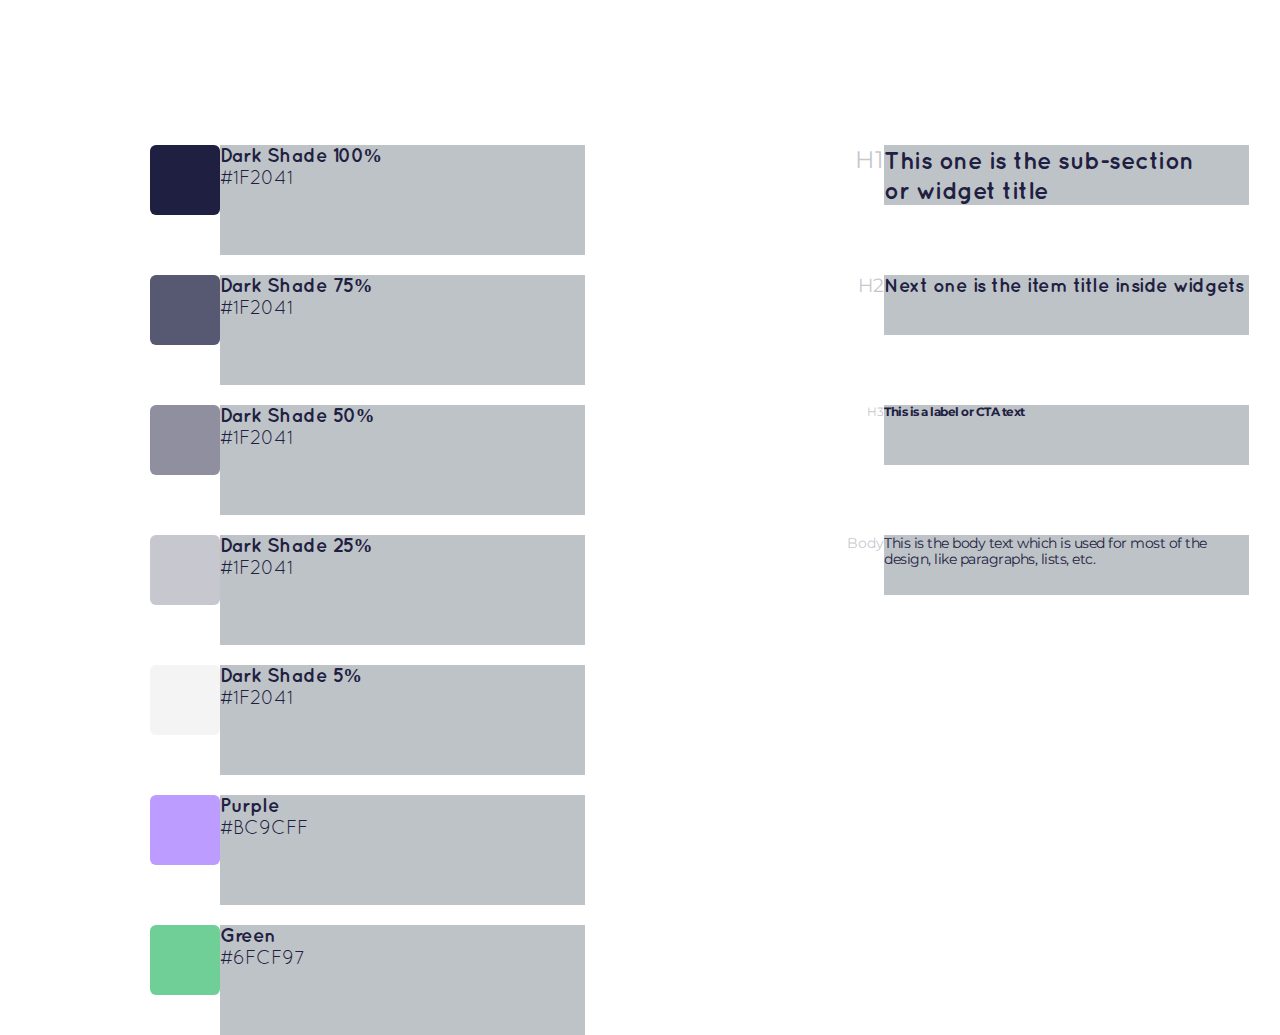
<file: Compiled-HTML/index.html>
<!DOCTYPE html><html lang="en"><head><meta charset="UTF-8"/><meta name="viewport" content="width=device-width, initial-scale=1.0"/><link rel="stylesheet" href="normalize.css"/><link rel="stylesheet" href="style.css"/><title>134</title></head><body><div class="wrapper">

<div class="TCAS-cont"><div class="TCAS-cont__left"> <div class="TCAS-cont__left__square dark-shade-total"></div></div><div class="TCAS-cont__right"><div class="body-head2 TCAS-cont__right__title"><p>Dark Shade 100%</p></div><div class="body-head2 TCAS-cont__right__text"><p>#1F2041</p></div></div></div>

<div class="TCAS-cont"><div class="TCAS-cont__left"> <div class="TCAS-cont__left__square dark-shade-almost-total"></div></div><div class="TCAS-cont__right"><div class="body-head2 TCAS-cont__right__title"><p>Dark Shade 75%</p></div><div class="body-head2 TCAS-cont__right__text"><p>#1F2041</p></div></div></div>

<div class="TCAS-cont"><div class="TCAS-cont__left"> <div class="TCAS-cont__left__square dark-shade-half"></div></div><div class="TCAS-cont__right"><div class="body-head2 TCAS-cont__right__title"><p>Dark Shade 50%</p></div><div class="body-head2 TCAS-cont__right__text"><p>#1F2041</p></div></div></div>

<div class="TCAS-cont"><div class="TCAS-cont__left"> <div class="TCAS-cont__left__square dark-shade-quater"></div></div><div class="TCAS-cont__right"><div class="body-head2 TCAS-cont__right__title"><p>Dark Shade 25%</p></div><div class="body-head2 TCAS-cont__right__text"><p>#1F2041</p></div></div></div>

<div class="TCAS-cont"><div class="TCAS-cont__left"> <div class="TCAS-cont__left__square dark-shade-light"></div></div><div class="TCAS-cont__right"><div class="body-head2 TCAS-cont__right__title"><p>Dark Shade 5%</p></div><div class="body-head2 TCAS-cont__right__text"><p>#1F2041</p></div></div></div>

<div class="TCAS-cont"><div class="TCAS-cont__left"> <div class="TCAS-cont__left__square purple"></div></div><div class="TCAS-cont__right"><div class="body-head2 TCAS-cont__right__title"><p>Purple</p></div><div class="body-head2 TCAS-cont__right__text"><p>#BC9CFF</p></div></div></div>

<div class="TCAS-cont"><div class="TCAS-cont__left"> <div class="TCAS-cont__left__square green"></div></div><div class="TCAS-cont__right"><div class="body-head2 TCAS-cont__right__title"><p>Green</p></div><div class="body-head2 TCAS-cont__right__text"><p>#6FCF97</p></div></div></div>

<div class="TCAS-cont TCAS-cont--to-the-right"><div class="TCAS-cont__left"> <div class="TCAS-cont__left__text-block body-head1"><p>H1</p></div></div><div class="TCAS-cont__right"><div class="TCAS-cont__right__title TCAS-cont__right__title--body-head1"><p class="body-head1">This one is the sub-section or widget title</p></div></div></div>

<div class="TCAS-cont TCAS-cont--to-the-right"><div class="TCAS-cont__left"> <div class="TCAS-cont__left__text-block body-head2"><p>H2</p></div></div><div class="TCAS-cont__right"><div class="TCAS-cont__right__title TCAS-cont__right__title--body-head2"><p class="body-head2">Next one is the item title inside widgets</p></div></div></div>

<div class="TCAS-cont TCAS-cont--to-the-right"><div class="TCAS-cont__left"> <div class="TCAS-cont__left__text-block body-head3"><p>H3</p></div></div><div class="TCAS-cont__right"><div class="TCAS-cont__right__title TCAS-cont__right__title--body-head3"><p class="body-head3">This is a label or CTA text</p></div></div></div>

<div class="TCAS-cont TCAS-cont--to-the-right"><div class="TCAS-cont__left"> <div class="TCAS-cont__left__text-block body-standart"><p>Body</p></div></div><div class="TCAS-cont__right"><div class="TCAS-cont__right__title TCAS-cont__right__title--body-standart"><p class="body-standart">This is the body text which is used for most of the design, like paragraphs, lists, etc.</p></div></div></div></div></body></html>
</file>
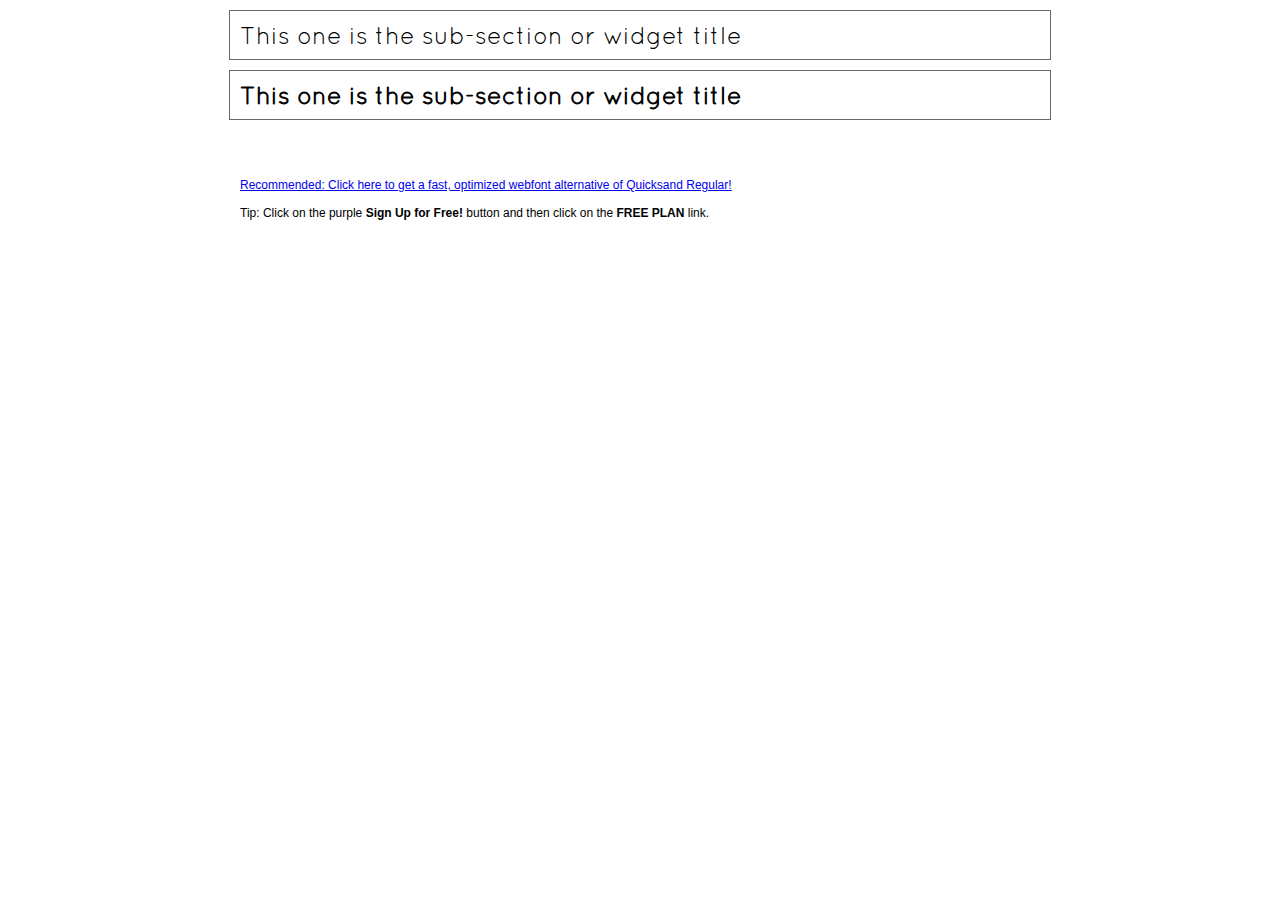
<file: font-pre/demo.html>
<!DOCTYPE html PUBLIC "-//W3C//DTD XHTML 1.0 Transitional//EN" "http://www.w3.org/TR/xhtml1/DTD/xhtml1-transitional.dtd">
<html xmlns="http://www.w3.org/1999/xhtml">
<head>
	<meta http-equiv="Content-Type" content="text/html; charset=utf-8" />
	<title>@font-face Demo</title>
	<link rel="stylesheet" href="fonts.css" type="text/css" charset="utf-8" />
	<style type="text/css">
	body {
		background-color:white;
		font-family:Verdana,Tahoma,Arial,Sans-Serif;
		color:black;
		font-size:12px;
	}

	.demo
	{
		font-family:'Conv_9261',Sans-Serif;
		width:800px;
		margin:10px auto;
		text-align:left;
		border:1px solid #666;
		padding:10px;
	}

	.demo1
	{
		font-family:'Conv_9261',Sans-Serif;
		width:800px;
		font-weight: bold;
		margin:10px auto;
		text-align:left;
		border:1px solid #666;
		padding:10px;
	}

	.hint
	{
		font-family:'Conv_Sansus Webissimo-Regular',Sans-Serif;
		width:800px;
		margin:10px auto;
		text-align:left;
		border:1px;
		padding:10px;
	}

	</style>
</head>
<body>
	<div class="demo" style="font-size:24px">
		This one is the sub-section or widget title
	</div>

	<div class="demo1" style="font-size:24px">
		This one is the sub-section or widget title
	</div>

	<br>
	<br>
	<div class="hint">
		<a href="http://www.font2web.com/searchfreewebfont.php?Quicksand+Regular">Recommended: Click here to get a fast, optimized webfont alternative of Quicksand Regular!</a><br><br>
		Tip: Click on the purple <strong>Sign Up for Free!</strong> button and then click on the <strong>FREE PLAN</strong> link.
	</div>

</body>
</html>
</file>
<file: Compiled-HTML/style.css>
@charset "UTF-8";
@font-face {
  font-family: 'Montserrat';
  src: url("./fonts/montserrat/bold700/Montserrat-Bold.eot");
  src: local("☺"), url("./fonts/montserrat/bold700/Montserrat-Bold.woff") format("woff"), url("./fonts/montserrat/bold700/Montserrat-Bold.ttf") format("truetype"), url("./fonts/montserrat/bold700/Montserrat-Bold.svg") format("svg");
  font-weight: 700;
  font-weight: bold;
  font-style: normal;
}

@font-face {
  font-family: 'Montserrat';
  src: url("./fonts/montserrat/regular400/Montserrat-Regular.eot");
  src: local("☺"), url("./fonts/montserrat/regular400/Montserrat-Regular.woff") format("woff"), url("./fonts/montserrat/regular400/Montserrat-Regular.ttf") format("truetype"), url("./fonts/montserrat/regular400/Montserrat-Regular.svg") format("svg");
  font-weight: 400;
  font-weight: normal;
  font-style: normal;
}

@font-face {
  font-family: 'Quicksand';
  src: url("./fonts/quicksand/bold700/Quicksand-Bold.eot");
  src: local("☺"), url("./fonts/quicksand/bold700/Quicksand-Bold.woff") format("woff"), url("./fonts/quicksand/bold700/Quicksand-Bold.ttf") format("truetype"), url("./fonts/quicksand/bold700/Quicksand-Bold.svg") format("svg");
  font-weight: 700;
  font-weight: bold;
  font-style: normal;
}

@font-face {
  font-family: 'Quicksand';
  src: url("./fonts/quicksand/regular400/quicksand-Regular.eot");
  src: local("☺"), url("./fonts/quicksand/regular400/Quicksand-Regular.woff") format("woff"), url("./fonts/quicksand/regular400/Quicksand-Regular.ttf") format("truetype"), url("./fonts/quicksand/regular400/Quicksand-Regular.svg") format("svg");
  font-weight: 400;
  font-weight: normal;
  font-style: normal;
}

*, *:before, *:after {
  -webkit-box-sizing: border-box;
  box-sizing: border-box;
}

h1, h2, h3, p {
  margin: 0;
  padding: 0;
}

.body-head1 {
  font-family: Quicksand;
  font-size: 24px;
  font-weight: bold;
  line-height: 30px;
}

.body-head2 {
  font-family: Quicksand;
  font-size: 19px;
  font-weight: bold;
}

.body-head3 {
  font-family: Montserrat;
  font-size: 12px;
  font-weight: bold;
}

.body-standart {
  font-family: Montserrat;
  font-size: 14px;
}

body {
  width: 1440px;
  height: 900px;
  margin: 0 auto;
  display: -ms-grid;
  display: grid;
  -ms-grid-columns: 150px 1fr 191px;
      grid-template-columns: 150px 1fr 191px;
  -ms-grid-rows: 145px 1fr 145px;
      grid-template-rows: 145px 1fr 145px;
  color: #1F2041;
}

.wrapper {
  -ms-grid-column: 2;
  -ms-grid-column-span: 1;
  grid-column: 2/3;
  -ms-grid-row: 2;
  -ms-grid-row-span: 1;
  grid-row: 2/3;
  display: -ms-grid;
  display: grid;
  -ms-grid-rows: (1fr)[7];
  -ms-grid-columns: (1fr)[2];
      grid-template: repeat(7, 1fr)/repeat(2, 1fr);
  grid-auto-flow: column;
  grid-row-gap: 20px;
}

.TCAS-cont {
  display: -webkit-box;
  display: -ms-flexbox;
  display: flex;
}

.TCAS-cont--to-the-right {
  -webkit-box-pack: end;
      -ms-flex-pack: end;
          justify-content: flex-end;
  margin-bottom: 50px;
}

.TCAS-cont__left {
  -webkit-box-flex: 0;
      -ms-flex: 0 0 70px;
          flex: 0 0 70px;
  text-align: right;
}

.TCAS-cont__left__square {
  height: 70px;
  width: 70px;
  border-radius: 6px;
  background-color: #1F2041;
}

.TCAS-cont__left__text-block {
  font-weight: normal;
  opacity: 25%;
}

.TCAS-cont__left__text-block p {
  font-family: Montserrat;
}

.TCAS-cont__right {
  -webkit-box-flex: 0;
      -ms-flex: 0 0 365px;
          flex: 0 0 365px;
  background: #bdc3c7;
}

.TCAS-cont__right__title {
  letter-spacing: -.5px;
}

.TCAS-cont__right__title--body-head1 {
  max-width: 336px;
}

.TCAS-cont__right__text {
  font-weight: 400;
}

.dark-shade-total {
  opacity: 100%;
}

.dark-shade-almost-total {
  opacity: 75%;
}

.dark-shade-half {
  opacity: 50%;
}

.dark-shade-quater {
  opacity: 25%;
}

.dark-shade-light {
  opacity: 5%;
}

.purple {
  background: #BC9CFF;
}

.green {
  background: #6FCF97;
}
/*# sourceMappingURL=style.css.map */
</file>
<file: font-pre/fonts.css>
/** Generated by FG **/
@font-face {
	font-family: 'Conv_9261';
	src: url('fonts/9261.eot');
	src: local('☺'), url('fonts/9261.woff') format('woff'), url('fonts/9261.ttf') format('truetype'), url('fonts/9261.svg') format('svg');
	font-weight: normal;
	font-style: normal;
}
</file>
